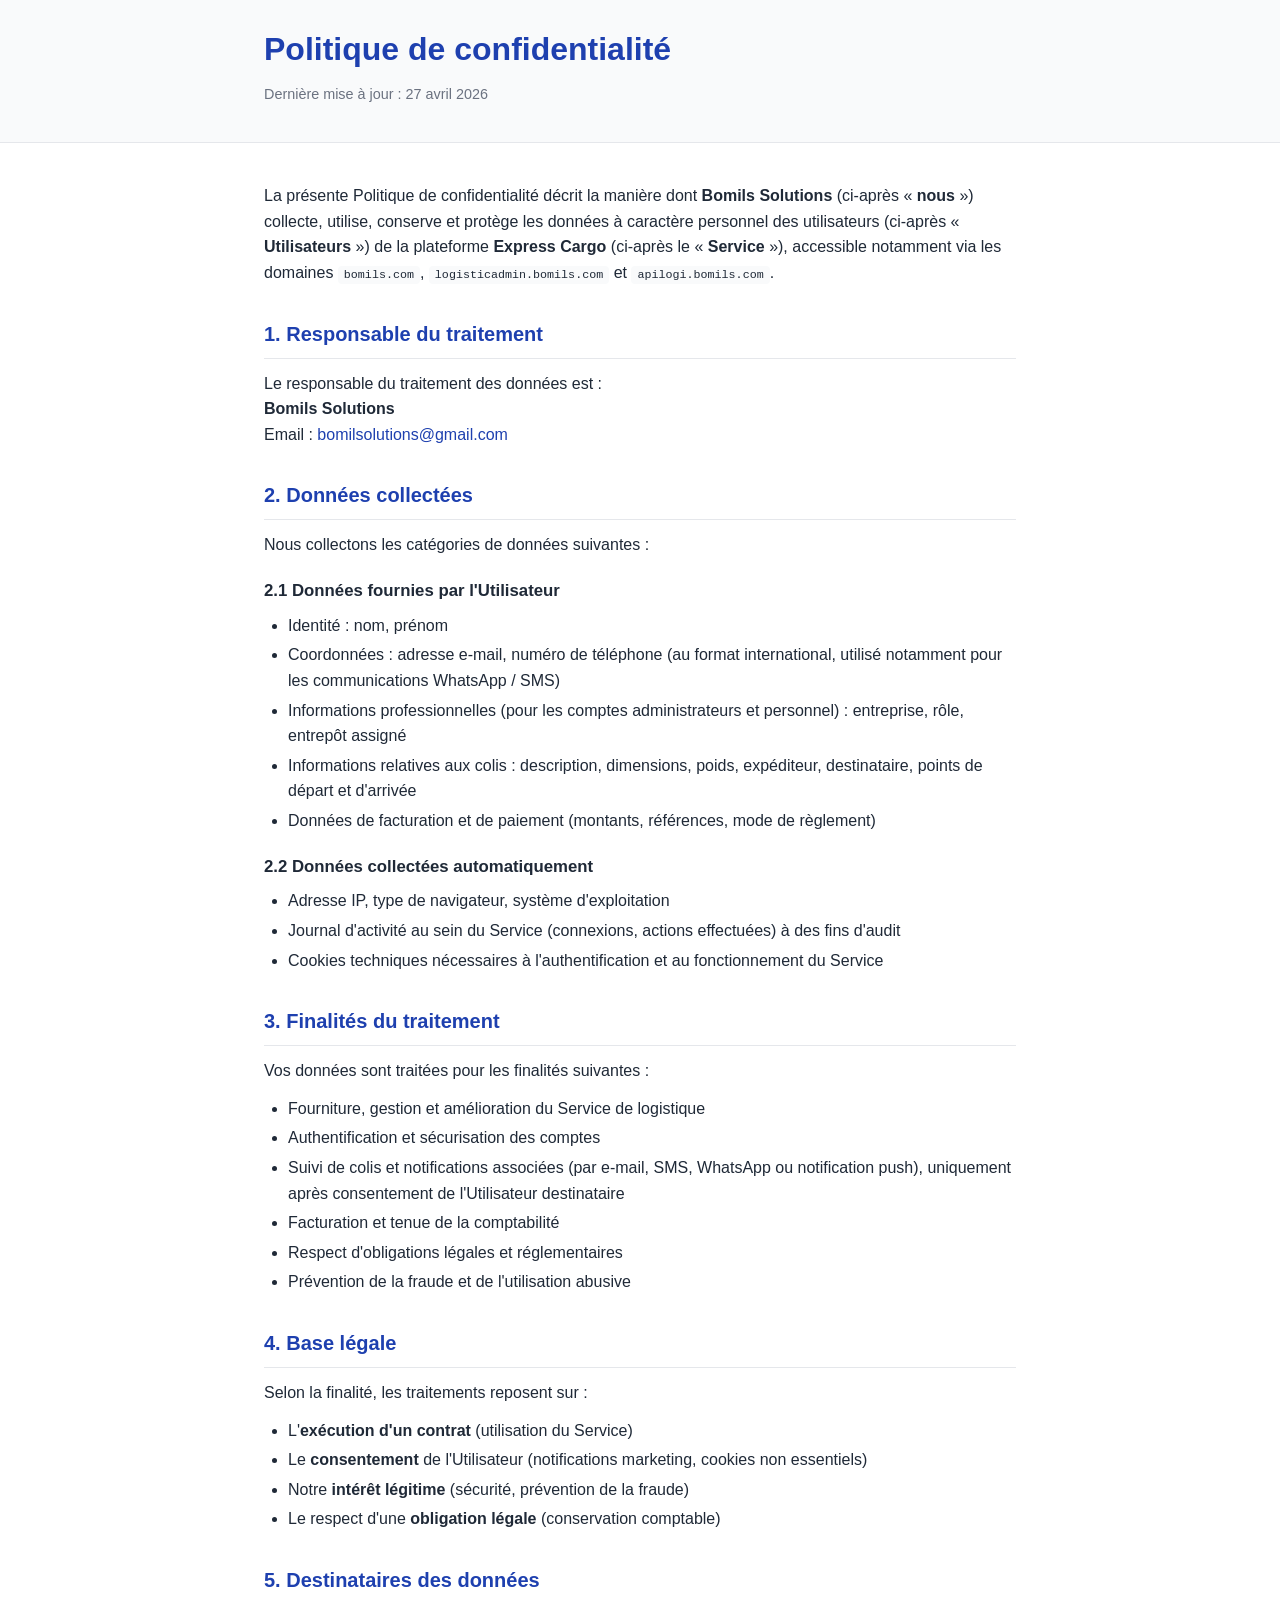
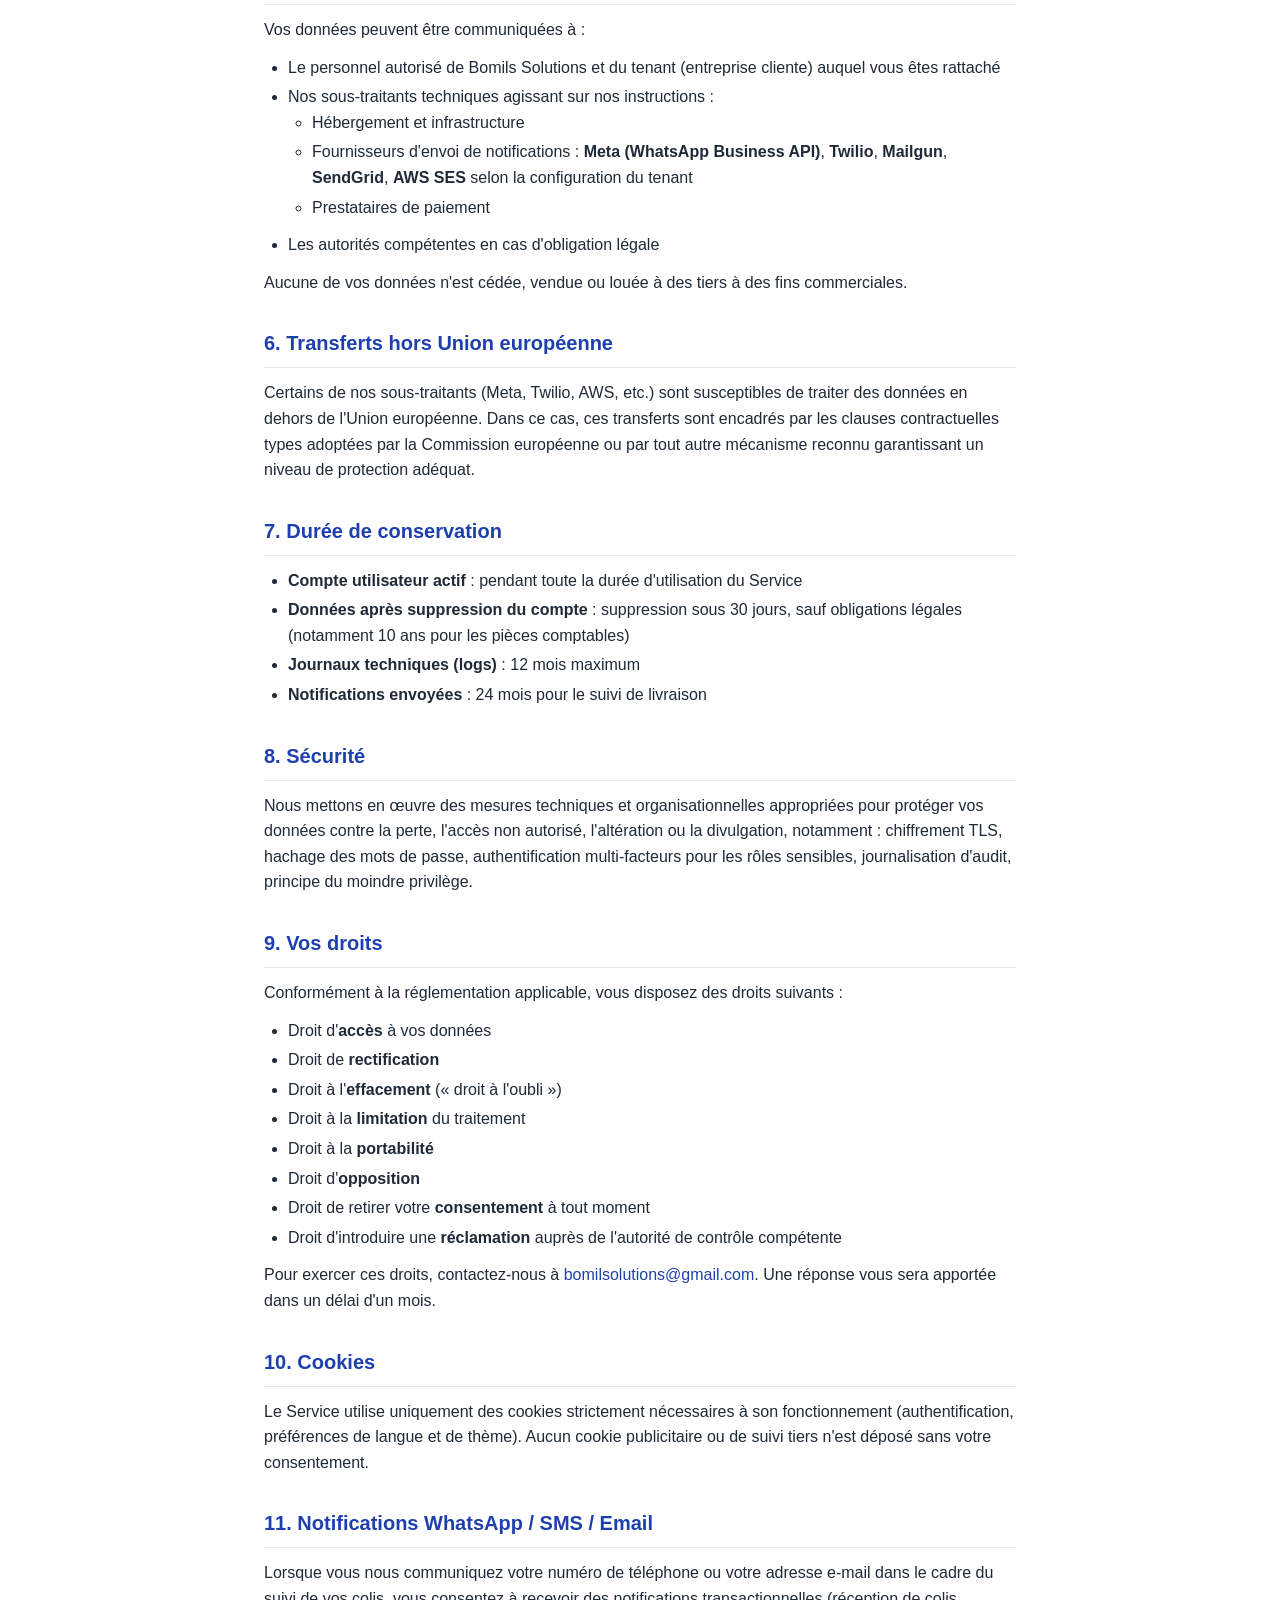
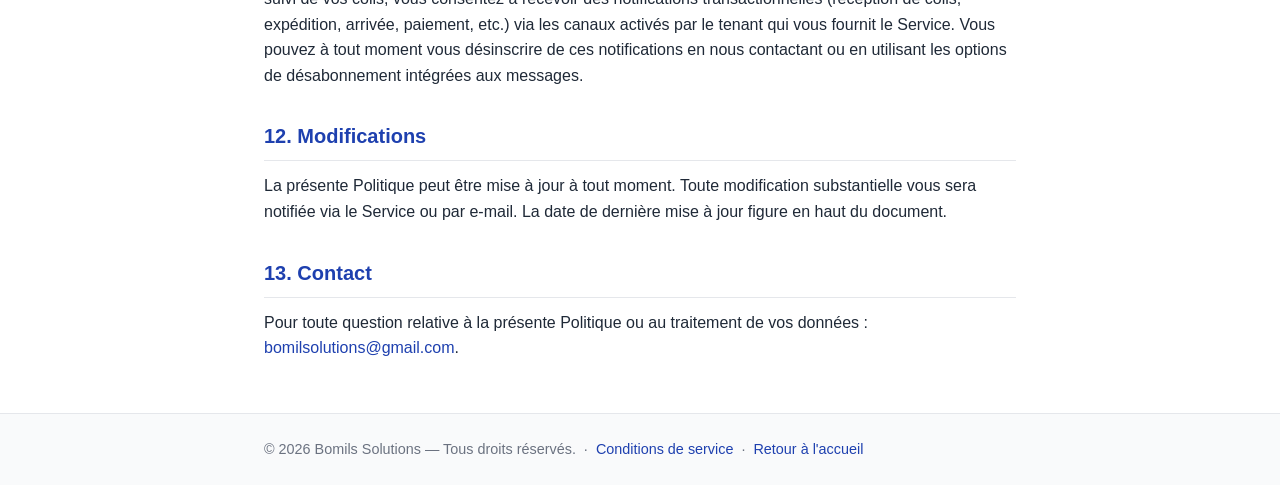
<file: privacy.html>
<!DOCTYPE html>
<html lang="fr">
<head>
    <meta charset="UTF-8">
    <meta name="viewport" content="width=device-width, initial-scale=1.0">
    <meta name="robots" content="index, follow">
    <title>Politique de confidentialité — Express Cargo / Bomils</title>
    <style>
        :root {
            --primary: #1e40af;
            --text: #1f2937;
            --muted: #6b7280;
            --border: #e5e7eb;
            --bg: #ffffff;
            --bg-alt: #f9fafb;
        }
        * { box-sizing: border-box; margin: 0; padding: 0; }
        body {
            font-family: -apple-system, BlinkMacSystemFont, "Segoe UI", Roboto, "Helvetica Neue", Arial, sans-serif;
            color: var(--text);
            background: var(--bg);
            line-height: 1.6;
        }
        header {
            background: var(--bg-alt);
            border-bottom: 1px solid var(--border);
            padding: 24px 0;
        }
        .container {
            max-width: 800px;
            margin: 0 auto;
            padding: 0 24px;
        }
        h1 {
            color: var(--primary);
            font-size: 2rem;
            margin-bottom: 8px;
        }
        h2 {
            color: var(--primary);
            font-size: 1.25rem;
            margin: 32px 0 12px;
            padding-bottom: 8px;
            border-bottom: 1px solid var(--border);
        }
        h3 {
            font-size: 1.05rem;
            margin: 20px 0 8px;
        }
        p, ul { margin-bottom: 12px; }
        ul { padding-left: 24px; }
        li { margin-bottom: 4px; }
        main { padding: 40px 0; }
        .meta { color: var(--muted); font-size: 0.9rem; }
        a { color: var(--primary); text-decoration: none; }
        a:hover { text-decoration: underline; }
        footer {
            border-top: 1px solid var(--border);
            padding: 24px 0;
            color: var(--muted);
            font-size: 0.9rem;
            background: var(--bg-alt);
        }
        code {
            background: var(--bg-alt);
            padding: 2px 6px;
            border-radius: 4px;
            font-size: 0.9em;
        }
    </style>
</head>
<body>
    <header>
        <div class="container">
            <h1>Politique de confidentialité</h1>
            <p class="meta">Dernière mise à jour : 27 avril 2026</p>
        </div>
    </header>

    <main>
        <div class="container">
            <p>
                La présente Politique de confidentialité décrit la manière dont
                <strong>Bomils Solutions</strong> (ci-après « <strong>nous</strong> »)
                collecte, utilise, conserve et protège les données à caractère personnel des
                utilisateurs (ci-après « <strong>Utilisateurs</strong> ») de la plateforme
                <strong>Express Cargo</strong> (ci-après le « <strong>Service</strong> »),
                accessible notamment via les domaines <code>bomils.com</code>,
                <code>logisticadmin.bomils.com</code> et <code>apilogi.bomils.com</code>.
            </p>

            <h2>1. Responsable du traitement</h2>
            <p>
                Le responsable du traitement des données est :<br>
                <strong>Bomils Solutions</strong><br>
                Email : <a href="mailto:bomilsolutions@gmail.com">bomilsolutions@gmail.com</a>
            </p>

            <h2>2. Données collectées</h2>
            <p>Nous collectons les catégories de données suivantes :</p>

            <h3>2.1 Données fournies par l'Utilisateur</h3>
            <ul>
                <li>Identité : nom, prénom</li>
                <li>Coordonnées : adresse e-mail, numéro de téléphone (au format international, utilisé notamment pour les communications WhatsApp / SMS)</li>
                <li>Informations professionnelles (pour les comptes administrateurs et personnel) : entreprise, rôle, entrepôt assigné</li>
                <li>Informations relatives aux colis : description, dimensions, poids, expéditeur, destinataire, points de départ et d'arrivée</li>
                <li>Données de facturation et de paiement (montants, références, mode de règlement)</li>
            </ul>

            <h3>2.2 Données collectées automatiquement</h3>
            <ul>
                <li>Adresse IP, type de navigateur, système d'exploitation</li>
                <li>Journal d'activité au sein du Service (connexions, actions effectuées) à des fins d'audit</li>
                <li>Cookies techniques nécessaires à l'authentification et au fonctionnement du Service</li>
            </ul>

            <h2>3. Finalités du traitement</h2>
            <p>Vos données sont traitées pour les finalités suivantes :</p>
            <ul>
                <li>Fourniture, gestion et amélioration du Service de logistique</li>
                <li>Authentification et sécurisation des comptes</li>
                <li>Suivi de colis et notifications associées (par e-mail, SMS, WhatsApp ou notification push), uniquement après consentement de l'Utilisateur destinataire</li>
                <li>Facturation et tenue de la comptabilité</li>
                <li>Respect d'obligations légales et réglementaires</li>
                <li>Prévention de la fraude et de l'utilisation abusive</li>
            </ul>

            <h2>4. Base légale</h2>
            <p>Selon la finalité, les traitements reposent sur :</p>
            <ul>
                <li>L'<strong>exécution d'un contrat</strong> (utilisation du Service)</li>
                <li>Le <strong>consentement</strong> de l'Utilisateur (notifications marketing, cookies non essentiels)</li>
                <li>Notre <strong>intérêt légitime</strong> (sécurité, prévention de la fraude)</li>
                <li>Le respect d'une <strong>obligation légale</strong> (conservation comptable)</li>
            </ul>

            <h2>5. Destinataires des données</h2>
            <p>Vos données peuvent être communiquées à :</p>
            <ul>
                <li>Le personnel autorisé de Bomils Solutions et du tenant (entreprise cliente) auquel vous êtes rattaché</li>
                <li>Nos sous-traitants techniques agissant sur nos instructions :
                    <ul>
                        <li>Hébergement et infrastructure</li>
                        <li>Fournisseurs d'envoi de notifications : <strong>Meta (WhatsApp Business API)</strong>, <strong>Twilio</strong>, <strong>Mailgun</strong>, <strong>SendGrid</strong>, <strong>AWS SES</strong> selon la configuration du tenant</li>
                        <li>Prestataires de paiement</li>
                    </ul>
                </li>
                <li>Les autorités compétentes en cas d'obligation légale</li>
            </ul>
            <p>
                Aucune de vos données n'est cédée, vendue ou louée à des tiers à des fins commerciales.
            </p>

            <h2>6. Transferts hors Union européenne</h2>
            <p>
                Certains de nos sous-traitants (Meta, Twilio, AWS, etc.) sont susceptibles de traiter
                des données en dehors de l'Union européenne. Dans ce cas, ces transferts sont encadrés
                par les clauses contractuelles types adoptées par la Commission européenne ou par tout
                autre mécanisme reconnu garantissant un niveau de protection adéquat.
            </p>

            <h2>7. Durée de conservation</h2>
            <ul>
                <li><strong>Compte utilisateur actif</strong> : pendant toute la durée d'utilisation du Service</li>
                <li><strong>Données après suppression du compte</strong> : suppression sous 30 jours, sauf obligations légales (notamment 10 ans pour les pièces comptables)</li>
                <li><strong>Journaux techniques (logs)</strong> : 12 mois maximum</li>
                <li><strong>Notifications envoyées</strong> : 24 mois pour le suivi de livraison</li>
            </ul>

            <h2>8. Sécurité</h2>
            <p>
                Nous mettons en œuvre des mesures techniques et organisationnelles appropriées pour
                protéger vos données contre la perte, l'accès non autorisé, l'altération ou la divulgation,
                notamment : chiffrement TLS, hachage des mots de passe, authentification multi-facteurs
                pour les rôles sensibles, journalisation d'audit, principe du moindre privilège.
            </p>

            <h2>9. Vos droits</h2>
            <p>Conformément à la réglementation applicable, vous disposez des droits suivants :</p>
            <ul>
                <li>Droit d'<strong>accès</strong> à vos données</li>
                <li>Droit de <strong>rectification</strong></li>
                <li>Droit à l'<strong>effacement</strong> (« droit à l'oubli »)</li>
                <li>Droit à la <strong>limitation</strong> du traitement</li>
                <li>Droit à la <strong>portabilité</strong></li>
                <li>Droit d'<strong>opposition</strong></li>
                <li>Droit de retirer votre <strong>consentement</strong> à tout moment</li>
                <li>Droit d'introduire une <strong>réclamation</strong> auprès de l'autorité de contrôle compétente</li>
            </ul>
            <p>
                Pour exercer ces droits, contactez-nous à
                <a href="mailto:bomilsolutions@gmail.com">bomilsolutions@gmail.com</a>.
                Une réponse vous sera apportée dans un délai d'un mois.
            </p>

            <h2>10. Cookies</h2>
            <p>
                Le Service utilise uniquement des cookies strictement nécessaires à son fonctionnement
                (authentification, préférences de langue et de thème). Aucun cookie publicitaire ou de
                suivi tiers n'est déposé sans votre consentement.
            </p>

            <h2>11. Notifications WhatsApp / SMS / Email</h2>
            <p>
                Lorsque vous nous communiquez votre numéro de téléphone ou votre adresse e-mail dans
                le cadre du suivi de vos colis, vous consentez à recevoir des notifications transactionnelles
                (réception de colis, expédition, arrivée, paiement, etc.) via les canaux activés par le tenant
                qui vous fournit le Service. Vous pouvez à tout moment vous désinscrire de ces notifications
                en nous contactant ou en utilisant les options de désabonnement intégrées aux messages.
            </p>

            <h2>12. Modifications</h2>
            <p>
                La présente Politique peut être mise à jour à tout moment. Toute modification substantielle
                vous sera notifiée via le Service ou par e-mail. La date de dernière mise à jour figure
                en haut du document.
            </p>

            <h2>13. Contact</h2>
            <p>
                Pour toute question relative à la présente Politique ou au traitement de vos données :
                <a href="mailto:bomilsolutions@gmail.com">bomilsolutions@gmail.com</a>.
            </p>
        </div>
    </main>

    <footer>
        <div class="container">
            &copy; 2026 Bomils Solutions — Tous droits réservés.
            &nbsp;·&nbsp;
            <a href="/terms.html">Conditions de service</a>
            &nbsp;·&nbsp;
            <a href="/">Retour à l'accueil</a>
        </div>
    </footer>
</body>
</html>
</file>
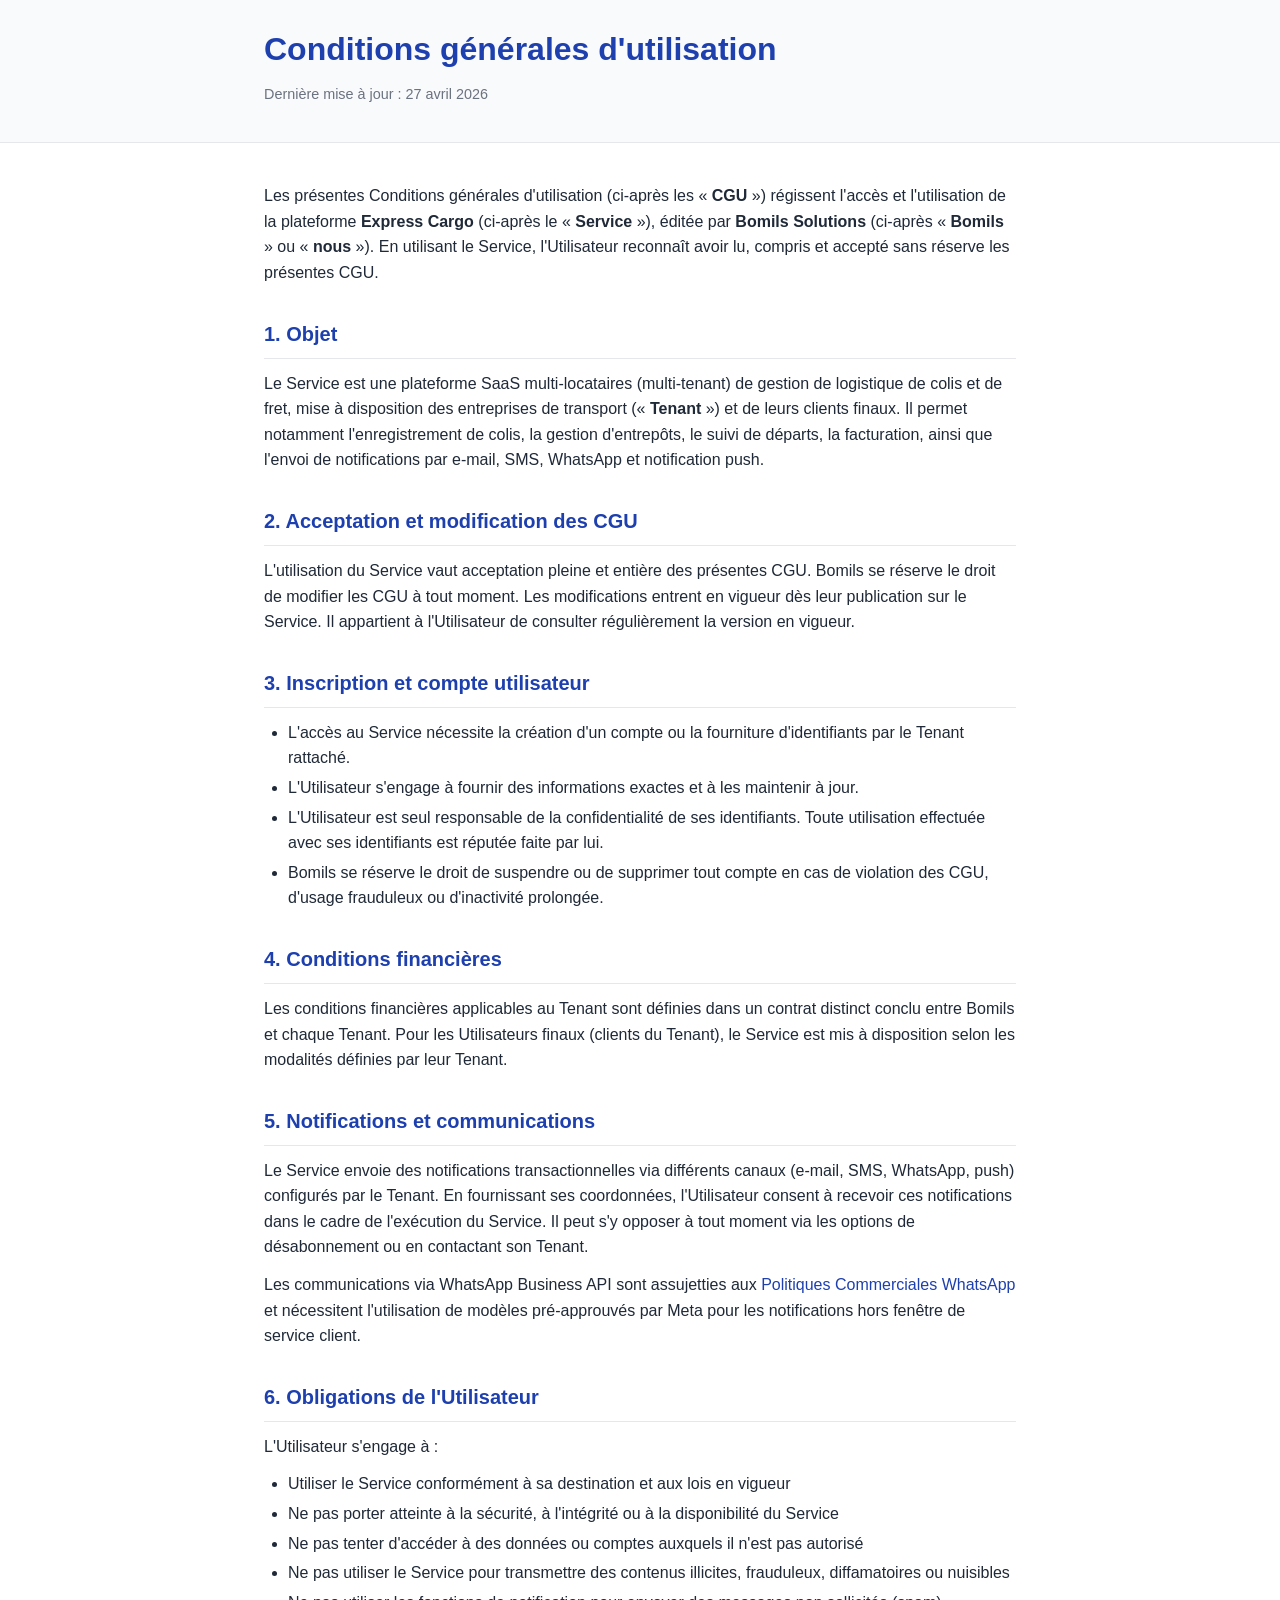
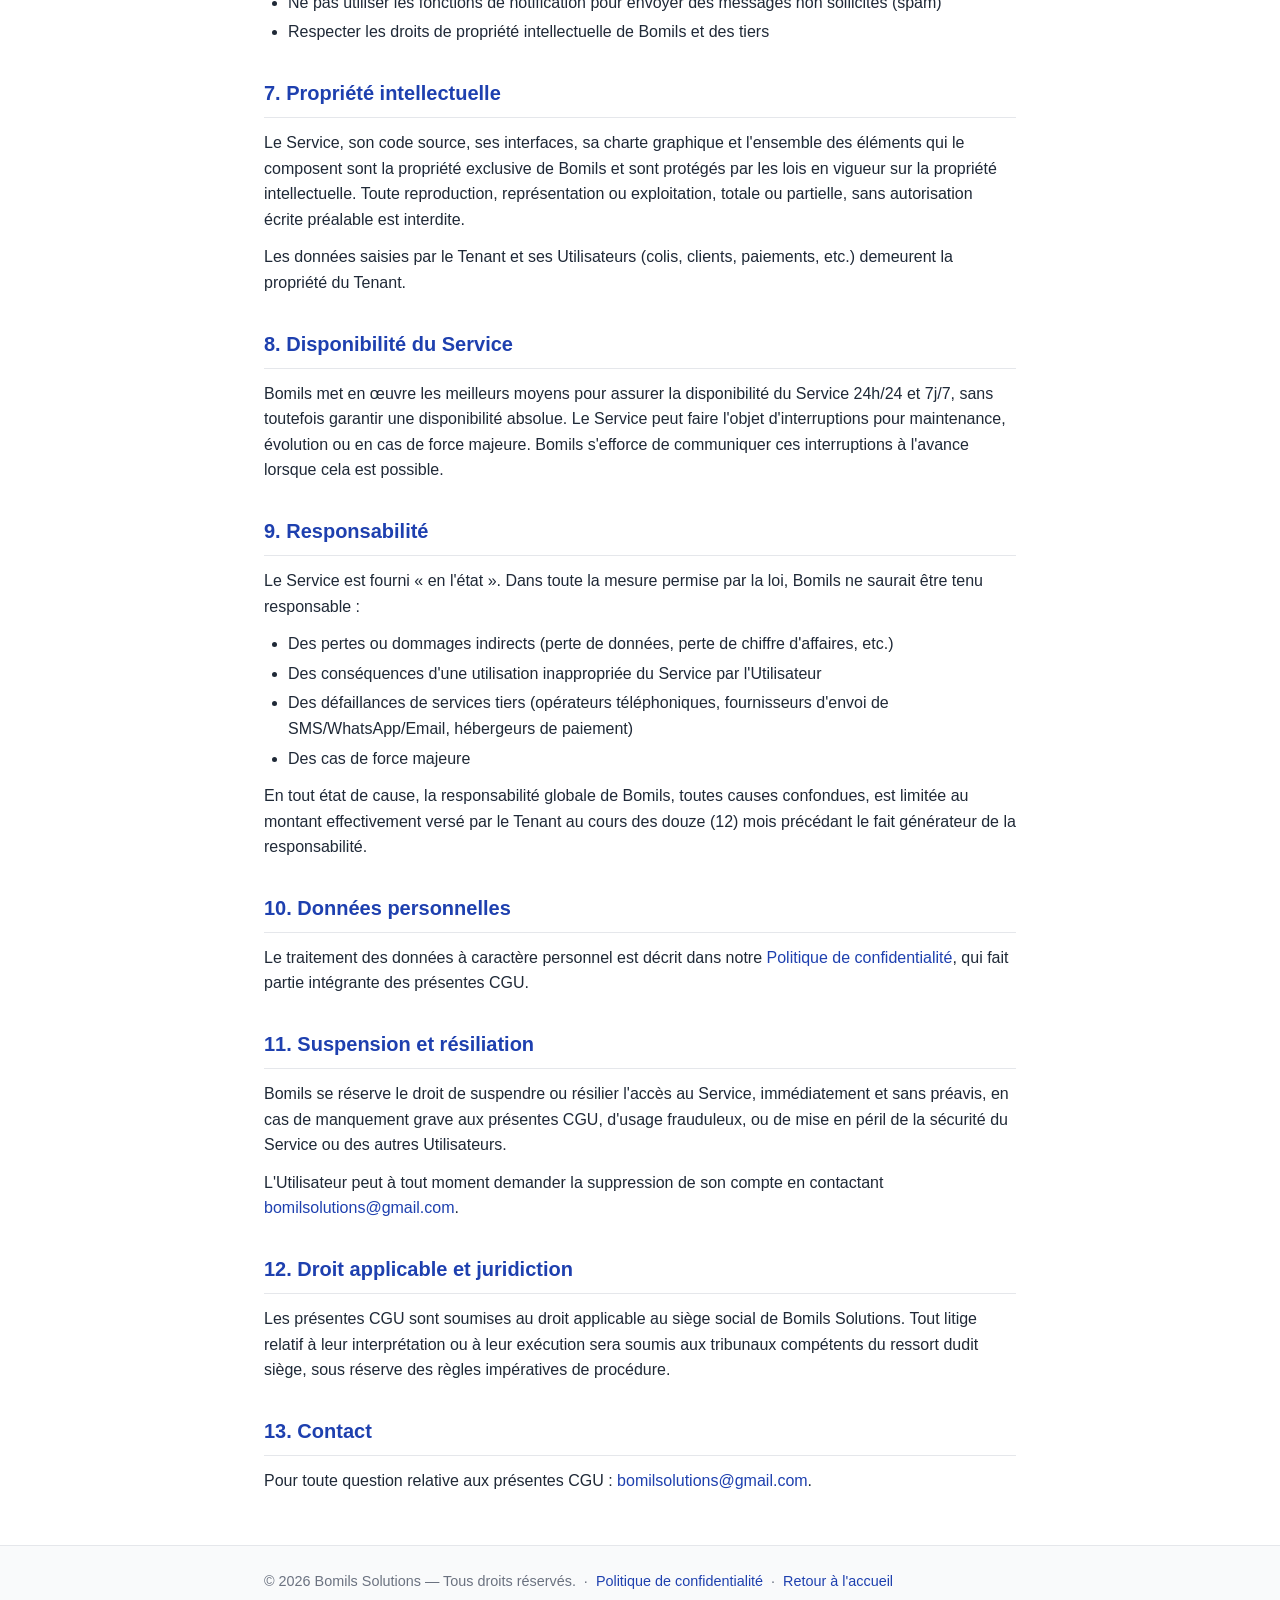
<file: terms.html>
<!DOCTYPE html>
<html lang="fr">
<head>
    <meta charset="UTF-8">
    <meta name="viewport" content="width=device-width, initial-scale=1.0">
    <meta name="robots" content="index, follow">
    <title>Conditions de service — Express Cargo / Bomils</title>
    <style>
        :root {
            --primary: #1e40af;
            --text: #1f2937;
            --muted: #6b7280;
            --border: #e5e7eb;
            --bg: #ffffff;
            --bg-alt: #f9fafb;
        }
        * { box-sizing: border-box; margin: 0; padding: 0; }
        body {
            font-family: -apple-system, BlinkMacSystemFont, "Segoe UI", Roboto, "Helvetica Neue", Arial, sans-serif;
            color: var(--text);
            background: var(--bg);
            line-height: 1.6;
        }
        header {
            background: var(--bg-alt);
            border-bottom: 1px solid var(--border);
            padding: 24px 0;
        }
        .container {
            max-width: 800px;
            margin: 0 auto;
            padding: 0 24px;
        }
        h1 {
            color: var(--primary);
            font-size: 2rem;
            margin-bottom: 8px;
        }
        h2 {
            color: var(--primary);
            font-size: 1.25rem;
            margin: 32px 0 12px;
            padding-bottom: 8px;
            border-bottom: 1px solid var(--border);
        }
        h3 {
            font-size: 1.05rem;
            margin: 20px 0 8px;
        }
        p, ul, ol { margin-bottom: 12px; }
        ul, ol { padding-left: 24px; }
        li { margin-bottom: 4px; }
        main { padding: 40px 0; }
        .meta { color: var(--muted); font-size: 0.9rem; }
        a { color: var(--primary); text-decoration: none; }
        a:hover { text-decoration: underline; }
        footer {
            border-top: 1px solid var(--border);
            padding: 24px 0;
            color: var(--muted);
            font-size: 0.9rem;
            background: var(--bg-alt);
        }
        code {
            background: var(--bg-alt);
            padding: 2px 6px;
            border-radius: 4px;
            font-size: 0.9em;
        }
    </style>
</head>
<body>
    <header>
        <div class="container">
            <h1>Conditions générales d'utilisation</h1>
            <p class="meta">Dernière mise à jour : 27 avril 2026</p>
        </div>
    </header>

    <main>
        <div class="container">
            <p>
                Les présentes Conditions générales d'utilisation (ci-après les « <strong>CGU</strong> »)
                régissent l'accès et l'utilisation de la plateforme <strong>Express Cargo</strong>
                (ci-après le « <strong>Service</strong> »), éditée par <strong>Bomils Solutions</strong>
                (ci-après « <strong>Bomils</strong> » ou « <strong>nous</strong> »).
                En utilisant le Service, l'Utilisateur reconnaît avoir lu, compris et accepté
                sans réserve les présentes CGU.
            </p>

            <h2>1. Objet</h2>
            <p>
                Le Service est une plateforme SaaS multi-locataires (multi-tenant) de gestion de
                logistique de colis et de fret, mise à disposition des entreprises de transport
                (« <strong>Tenant</strong> ») et de leurs clients finaux. Il permet notamment
                l'enregistrement de colis, la gestion d'entrepôts, le suivi de départs, la facturation,
                ainsi que l'envoi de notifications par e-mail, SMS, WhatsApp et notification push.
            </p>

            <h2>2. Acceptation et modification des CGU</h2>
            <p>
                L'utilisation du Service vaut acceptation pleine et entière des présentes CGU.
                Bomils se réserve le droit de modifier les CGU à tout moment. Les modifications
                entrent en vigueur dès leur publication sur le Service. Il appartient à l'Utilisateur
                de consulter régulièrement la version en vigueur.
            </p>

            <h2>3. Inscription et compte utilisateur</h2>
            <ul>
                <li>L'accès au Service nécessite la création d'un compte ou la fourniture d'identifiants par le Tenant rattaché.</li>
                <li>L'Utilisateur s'engage à fournir des informations exactes et à les maintenir à jour.</li>
                <li>L'Utilisateur est seul responsable de la confidentialité de ses identifiants. Toute utilisation effectuée avec ses identifiants est réputée faite par lui.</li>
                <li>Bomils se réserve le droit de suspendre ou de supprimer tout compte en cas de violation des CGU, d'usage frauduleux ou d'inactivité prolongée.</li>
            </ul>

            <h2>4. Conditions financières</h2>
            <p>
                Les conditions financières applicables au Tenant sont définies dans un contrat distinct
                conclu entre Bomils et chaque Tenant. Pour les Utilisateurs finaux (clients du Tenant),
                le Service est mis à disposition selon les modalités définies par leur Tenant.
            </p>

            <h2>5. Notifications et communications</h2>
            <p>
                Le Service envoie des notifications transactionnelles via différents canaux
                (e-mail, SMS, WhatsApp, push) configurés par le Tenant. En fournissant ses coordonnées,
                l'Utilisateur consent à recevoir ces notifications dans le cadre de l'exécution du Service.
                Il peut s'y opposer à tout moment via les options de désabonnement ou en contactant son Tenant.
            </p>
            <p>
                Les communications via WhatsApp Business API sont assujetties aux
                <a href="https://www.whatsapp.com/legal/business-policy/" target="_blank" rel="noopener">
                Politiques Commerciales WhatsApp</a> et nécessitent l'utilisation de modèles
                pré-approuvés par Meta pour les notifications hors fenêtre de service client.
            </p>

            <h2>6. Obligations de l'Utilisateur</h2>
            <p>L'Utilisateur s'engage à :</p>
            <ul>
                <li>Utiliser le Service conformément à sa destination et aux lois en vigueur</li>
                <li>Ne pas porter atteinte à la sécurité, à l'intégrité ou à la disponibilité du Service</li>
                <li>Ne pas tenter d'accéder à des données ou comptes auxquels il n'est pas autorisé</li>
                <li>Ne pas utiliser le Service pour transmettre des contenus illicites, frauduleux, diffamatoires ou nuisibles</li>
                <li>Ne pas utiliser les fonctions de notification pour envoyer des messages non sollicités (spam)</li>
                <li>Respecter les droits de propriété intellectuelle de Bomils et des tiers</li>
            </ul>

            <h2>7. Propriété intellectuelle</h2>
            <p>
                Le Service, son code source, ses interfaces, sa charte graphique et l'ensemble des
                éléments qui le composent sont la propriété exclusive de Bomils et sont protégés
                par les lois en vigueur sur la propriété intellectuelle. Toute reproduction, représentation
                ou exploitation, totale ou partielle, sans autorisation écrite préalable est interdite.
            </p>
            <p>
                Les données saisies par le Tenant et ses Utilisateurs (colis, clients, paiements, etc.)
                demeurent la propriété du Tenant.
            </p>

            <h2>8. Disponibilité du Service</h2>
            <p>
                Bomils met en œuvre les meilleurs moyens pour assurer la disponibilité du Service
                24h/24 et 7j/7, sans toutefois garantir une disponibilité absolue. Le Service peut
                faire l'objet d'interruptions pour maintenance, évolution ou en cas de force majeure.
                Bomils s'efforce de communiquer ces interruptions à l'avance lorsque cela est possible.
            </p>

            <h2>9. Responsabilité</h2>
            <p>
                Le Service est fourni « en l'état ». Dans toute la mesure permise par la loi, Bomils
                ne saurait être tenu responsable :
            </p>
            <ul>
                <li>Des pertes ou dommages indirects (perte de données, perte de chiffre d'affaires, etc.)</li>
                <li>Des conséquences d'une utilisation inappropriée du Service par l'Utilisateur</li>
                <li>Des défaillances de services tiers (opérateurs téléphoniques, fournisseurs d'envoi de SMS/WhatsApp/Email, hébergeurs de paiement)</li>
                <li>Des cas de force majeure</li>
            </ul>
            <p>
                En tout état de cause, la responsabilité globale de Bomils, toutes causes confondues,
                est limitée au montant effectivement versé par le Tenant au cours des douze (12) mois
                précédant le fait générateur de la responsabilité.
            </p>

            <h2>10. Données personnelles</h2>
            <p>
                Le traitement des données à caractère personnel est décrit dans notre
                <a href="/privacy.html">Politique de confidentialité</a>, qui fait partie intégrante
                des présentes CGU.
            </p>

            <h2>11. Suspension et résiliation</h2>
            <p>
                Bomils se réserve le droit de suspendre ou résilier l'accès au Service, immédiatement
                et sans préavis, en cas de manquement grave aux présentes CGU, d'usage frauduleux,
                ou de mise en péril de la sécurité du Service ou des autres Utilisateurs.
            </p>
            <p>
                L'Utilisateur peut à tout moment demander la suppression de son compte en contactant
                <a href="mailto:bomilsolutions@gmail.com">bomilsolutions@gmail.com</a>.
            </p>

            <h2>12. Droit applicable et juridiction</h2>
            <p>
                Les présentes CGU sont soumises au droit applicable au siège social de Bomils Solutions.
                Tout litige relatif à leur interprétation ou à leur exécution sera soumis aux tribunaux
                compétents du ressort dudit siège, sous réserve des règles impératives de procédure.
            </p>

            <h2>13. Contact</h2>
            <p>
                Pour toute question relative aux présentes CGU :
                <a href="mailto:bomilsolutions@gmail.com">bomilsolutions@gmail.com</a>.
            </p>
        </div>
    </main>

    <footer>
        <div class="container">
            &copy; 2026 Bomils Solutions — Tous droits réservés.
            &nbsp;·&nbsp;
            <a href="/privacy.html">Politique de confidentialité</a>
            &nbsp;·&nbsp;
            <a href="/">Retour à l'accueil</a>
        </div>
    </footer>
</body>
</html>
</file>
